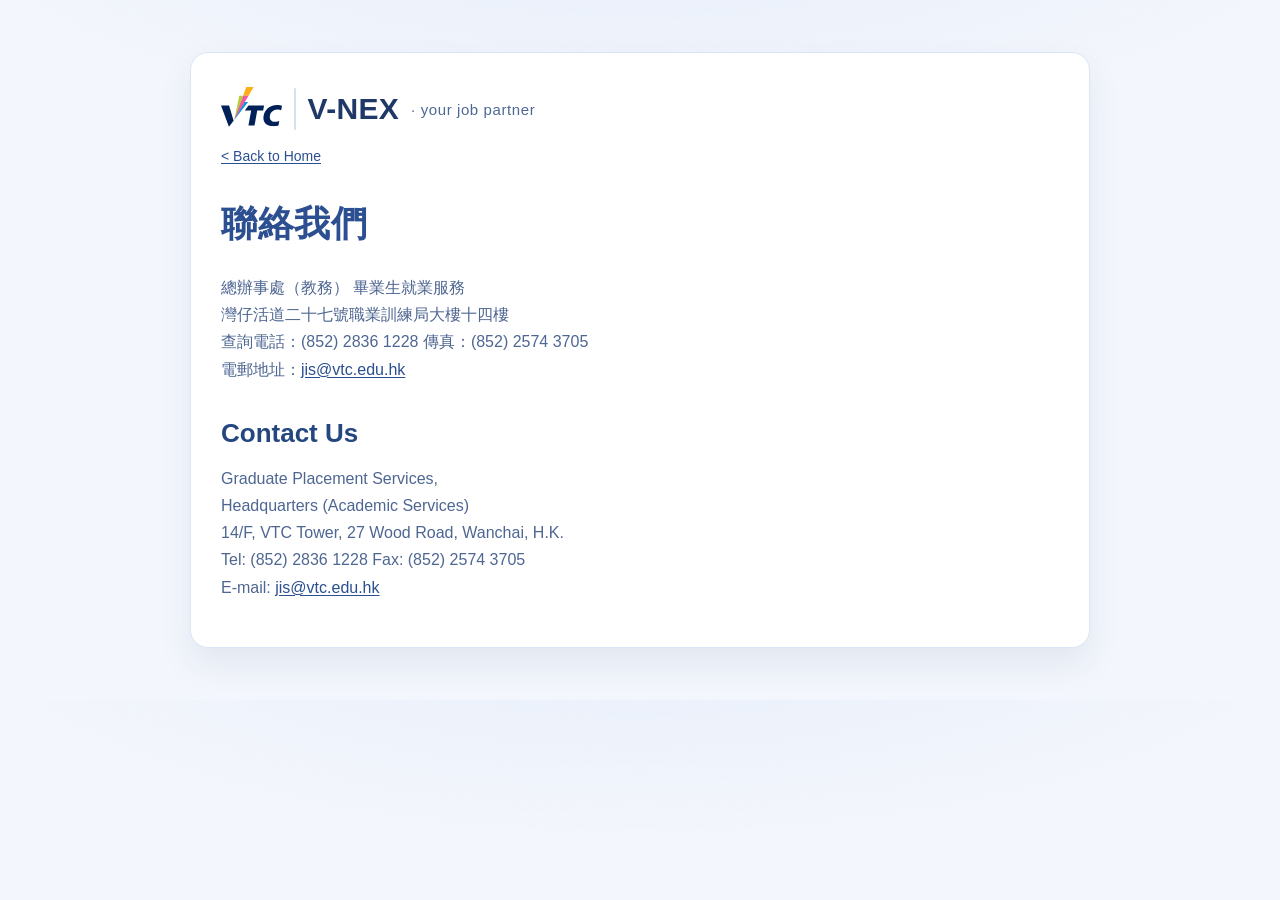
<file: contact.html>
<!doctype html>
<html lang="zh-Hant">
<head>
  <meta charset="utf-8" />
  <meta name="viewport" content="width=device-width,initial-scale=1" />
  <title>Contact Us | V-NEX</title>
  <style>
    :root {
      --bg: #f3f6fc;
      --panel: #ffffff;
      --ink: #1a2f57;
      --muted: #4e6692;
      --line: #dbe5f5;
      --accent: #2b4f90;
    }
    * { box-sizing: border-box; }
    body {
      margin: 0;
      font-family: "Plus Jakarta Sans", "Noto Sans TC", "PingFang TC", "Microsoft JhengHei", sans-serif;
      color: var(--ink);
      background: radial-gradient(1200px 460px at 50% -20%, #e4ecfa 0%, transparent 60%), var(--bg);
      line-height: 1.7;
    }
    .wrap {
      width: min(900px, 92vw);
      margin: 52px auto;
    }
    .card {
      background: var(--panel);
      border: 1px solid var(--line);
      border-radius: 18px;
      padding: 34px 30px;
      box-shadow: 0 16px 34px rgba(22, 49, 98, 0.08);
    }
    .brand-lockup {
      display: flex;
      align-items: center;
      gap: 12px;
      margin-bottom: 14px;
      color: #163b77;
      text-decoration: none;
    }
    .brand-lockup-logo {
      height: 44px;
      width: auto;
      display: block;
    }
    .brand-lockup-divider {
      width: 2px;
      height: 42px;
      border-radius: 2px;
      background: #d6e0f0;
      flex: 0 0 auto;
    }
    .brand-lockup-wordmark {
      font-size: clamp(24px, 3vw, 30px);
      line-height: 1;
      font-weight: 700;
      letter-spacing: 0.01em;
      color: #1f3868;
    }
    .brand-lockup-tagline {
      font-size: clamp(12px, 1.4vw, 15px);
      line-height: 1;
      font-weight: 500;
      letter-spacing: 0.04em;
      color: #4d6894;
    }
    .top-links {
      margin-bottom: 24px;
      font-size: 14px;
      color: var(--muted);
    }
    h1 {
      margin: 0 0 20px;
      font-size: clamp(26px, 4vw, 36px);
      letter-spacing: 0.02em;
      color: var(--accent);
    }
    h2 {
      margin: 28px 0 10px;
      font-size: clamp(20px, 2.8vw, 26px);
      color: #24477f;
    }
    p {
      margin: 0 0 12px;
      color: var(--muted);
      white-space: pre-line;
    }
    a {
      color: var(--accent);
      text-underline-offset: 2px;
    }
    @media (max-width: 680px) {
      .wrap { margin: 28px auto; }
      .card { padding: 24px 18px; border-radius: 14px; }
      .brand-lockup { flex-wrap: wrap; gap: 10px; }
      .brand-lockup-divider { display: none; }
      .brand-lockup-wordmark { font-size: 24px; }
      .top-links { margin-bottom: 18px; }
    }
  </style>
</head>
<body>
  <main class="wrap">
    <section class="card" aria-label="Contact information">
      <a class="brand-lockup" href="index.html" aria-label="Back to V-NEX home">
        <img class="brand-lockup-logo" src="assets/vtc-logo.svg" alt="VTC" />
        <span class="brand-lockup-divider" aria-hidden="true"></span>
        <span class="brand-lockup-wordmark">V-NEX</span>
        <span class="brand-lockup-tagline">&middot; your job partner</span>
      </a>

      <div class="top-links">
        <a href="index.html">&lt; Back to Home</a>
      </div>

      <h1>聯絡我們</h1>
      <p>總辦事處（教務） 畢業生就業服務
灣仔活道二十七號職業訓練局大樓十四樓
查詢電話：(852) 2836 1228 傳真：(852) 2574 3705
電郵地址：<a href="mailto:jis@vtc.edu.hk">jis@vtc.edu.hk</a></p>

      <h2>Contact Us</h2>
      <p>Graduate Placement Services,
    Headquarters (Academic Services)
    14/F, VTC Tower, 27 Wood Road, Wanchai, H.K.
    Tel: (852) 2836 1228 Fax: (852) 2574 3705
    E-mail: <a href="mailto:jis@vtc.edu.hk">jis@vtc.edu.hk</a></p>
    </section>
  </main>
</body>
</html>
</file>
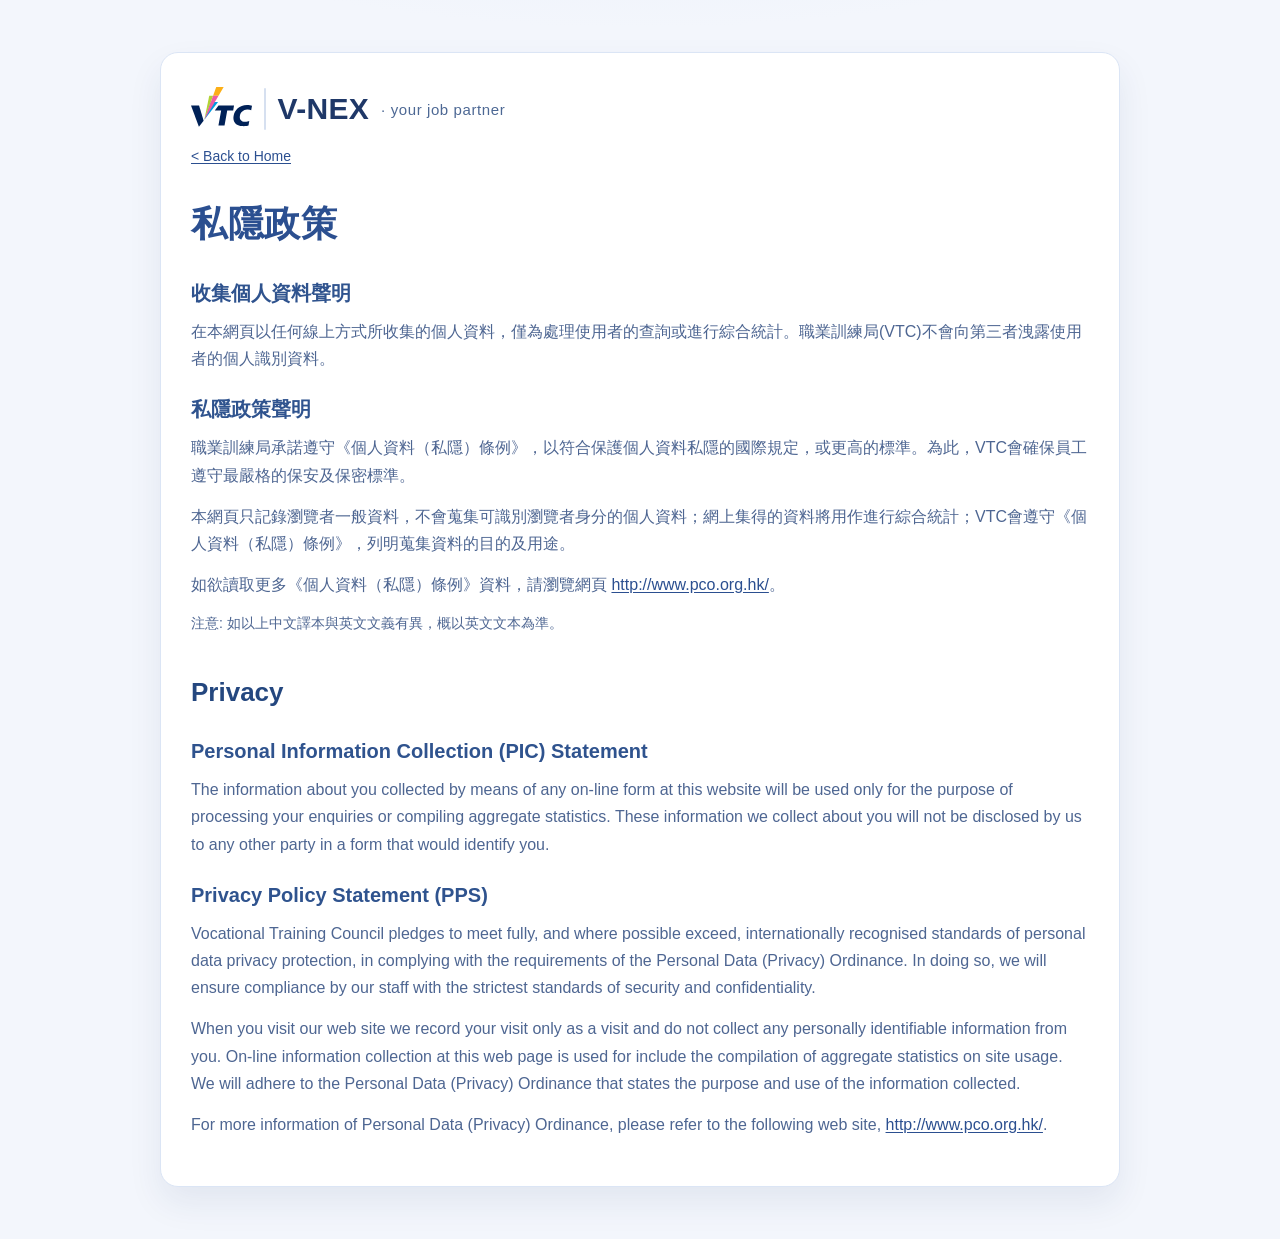
<file: disclaimer.html>
<!doctype html>
<html lang="zh-Hant">
<head>
  <meta charset="utf-8" />
  <meta name="viewport" content="width=device-width,initial-scale=1" />
  <title>Disclaimer | V-NEX</title>
  <style>
    :root {
      --bg: #f3f6fc;
      --panel: #ffffff;
      --ink: #1a2f57;
      --muted: #4e6692;
      --line: #dbe5f5;
      --accent: #2b4f90;
    }
    * { box-sizing: border-box; }
    body {
      margin: 0;
      font-family: "Plus Jakarta Sans", "Noto Sans TC", "PingFang TC", "Microsoft JhengHei", sans-serif;
      color: var(--ink);
      background: radial-gradient(1200px 460px at 50% -20%, #e4ecfa 0%, transparent 60%), var(--bg);
      line-height: 1.7;
    }
    .wrap {
      width: min(960px, 92vw);
      margin: 52px auto;
    }
    .card {
      background: var(--panel);
      border: 1px solid var(--line);
      border-radius: 18px;
      padding: 34px 30px;
      box-shadow: 0 16px 34px rgba(22, 49, 98, 0.08);
    }
    .brand-lockup {
      display: flex;
      align-items: center;
      gap: 12px;
      margin-bottom: 14px;
      color: #163b77;
      text-decoration: none;
    }
    .brand-lockup-logo {
      height: 44px;
      width: auto;
      display: block;
    }
    .brand-lockup-divider {
      width: 2px;
      height: 42px;
      border-radius: 2px;
      background: #d6e0f0;
      flex: 0 0 auto;
    }
    .brand-lockup-wordmark {
      font-size: clamp(24px, 3vw, 30px);
      line-height: 1;
      font-weight: 700;
      letter-spacing: 0.01em;
      color: #1f3868;
    }
    .brand-lockup-tagline {
      font-size: clamp(12px, 1.4vw, 15px);
      line-height: 1;
      font-weight: 500;
      letter-spacing: 0.04em;
      color: #4d6894;
    }
    h1 {
      margin: 0 0 22px;
      font-size: clamp(26px, 4vw, 36px);
      letter-spacing: 0.02em;
      color: var(--accent);
    }
    h2 {
      margin: 34px 0 12px;
      font-size: clamp(20px, 2.8vw, 26px);
      color: #24477f;
    }
    h3 {
      margin: 20px 0 8px;
      font-size: clamp(16px, 2vw, 20px);
      color: #2f538e;
    }
    p {
      margin: 0 0 14px;
      color: var(--muted);
      white-space: normal;
    }
    a {
      color: var(--accent);
      text-underline-offset: 2px;
    }
    .top-links {
      margin-bottom: 24px;
      font-size: 14px;
      color: var(--muted);
    }
    .top-links a { margin-right: 14px; }
    .note {
      margin-top: 8px;
      font-size: 14px;
    }
    @media (max-width: 680px) {
      .wrap { margin: 28px auto; }
      .card { padding: 24px 18px; border-radius: 14px; }
      .brand-lockup {
        flex-wrap: wrap;
        gap: 10px;
      }
      .brand-lockup-divider {
        display: none;
      }
      .brand-lockup-wordmark {
        font-size: 24px;
      }
      .top-links {
        margin-bottom: 18px;
      }
    }
  </style>
</head>
<body>
  <main class="wrap">
    <section class="card" aria-label="Disclaimer and Privacy Statement">
      <a class="brand-lockup" href="index.html" aria-label="Back to V-NEX home">
        <img class="brand-lockup-logo" src="assets/vtc-logo.svg" alt="VTC" />
        <span class="brand-lockup-divider" aria-hidden="true"></span>
        <span class="brand-lockup-wordmark">V-NEX</span>
        <span class="brand-lockup-tagline">&middot; your job partner</span>
      </a>

      <div class="top-links">
        <a href="index.html">&lt; Back to Home</a>
      </div>

      <h1>私隱政策</h1>

      <h3>收集個人資料聲明</h3>
      <p>在本網頁以任何線上方式所收集的個人資料，僅為處理使用者的查詢或進行綜合統計。職業訓練局(VTC)不會向第三者洩露使用者的個人識別資料。</p>

      <h3>私隱政策聲明</h3>
      <p>職業訓練局承諾遵守《個人資料（私隱）條例》，以符合保護個人資料私隱的國際規定，或更高的標準。為此，VTC會確保員工遵守最嚴格的保安及保密標準。</p>
      <p>本網頁只記錄瀏覽者一般資料，不會蒐集可識別瀏覽者身分的個人資料；網上集得的資料將用作進行綜合統計；VTC會遵守《個人資料（私隱）條例》，列明蒐集資料的目的及用途。</p>
      <p>如欲讀取更多《個人資料（私隱）條例》資料，請瀏覽網頁 <a href="http://www.pco.org.hk/" target="_blank" rel="noopener noreferrer">http://www.pco.org.hk/</a>。</p>
      <p class="note">注意: 如以上中文譯本與英文文義有異，概以英文文本為準。</p>

      <h2>Privacy</h2>

      <h3>Personal Information Collection (PIC) Statement</h3>
      <p>The information about you collected by means of any on-line form at this website will be used only for the purpose of processing your enquiries or compiling aggregate statistics. These information we collect about you will not be disclosed by us to any other party in a form that would identify you.</p>

      <h3>Privacy Policy Statement (PPS)</h3>
      <p>Vocational Training Council pledges to meet fully, and where possible exceed, internationally recognised standards of personal data privacy protection, in complying with the requirements of the Personal Data (Privacy) Ordinance. In doing so, we will ensure compliance by our staff with the strictest standards of security and confidentiality.</p>
      <p>When you visit our web site we record your visit only as a visit and do not collect any personally identifiable information from you. On-line information collection at this web page is used for include the compilation of aggregate statistics on site usage. We will adhere to the Personal Data (Privacy) Ordinance that states the purpose and use of the information collected.</p>
      <p>For more information of Personal Data (Privacy) Ordinance, please refer to the following web site, <a href="http://www.pco.org.hk/" target="_blank" rel="noopener noreferrer">http://www.pco.org.hk/</a>.</p>
    </section>
  </main>
</body>
</html>
</file>
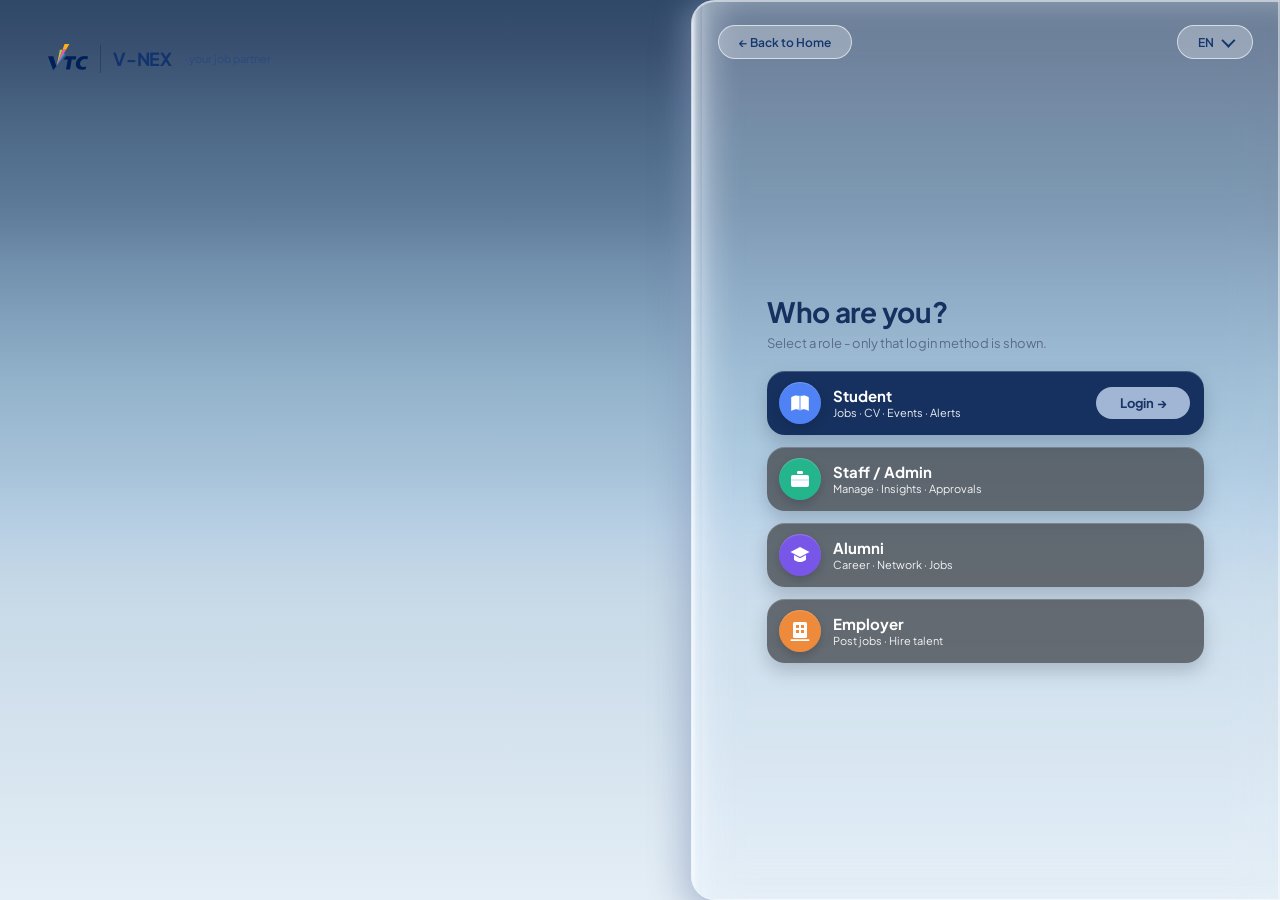
<file: login.html>
<!DOCTYPE html>
<html lang="en">
<head>
<meta charset="UTF-8"/>
<meta name="viewport" content="width=device-width, initial-scale=1"/>
<title>V-NEX | Login</title>
<link href="https://fonts.googleapis.com/css2?family=Plus+Jakarta+Sans:wght@400;500;600;700;800&display=swap" rel="stylesheet"/>
<link rel="stylesheet" href="assets/css/login.css?v=20260916k59"/>
</head>
<body data-role="student" data-view="roles" data-lang="ENG">
  <div class="login-bg" aria-hidden="true">
    <div class="bg-layer bg-current" id="bg-current"></div>
    <div class="bg-layer bg-next" id="bg-next"></div>
  </div>

  <main class="login-shell" id="login-shell">
    <section class="media-pane">
      <div class="media-fallback" id="media-fallback" aria-hidden="true"></div>
      <div class="media-brand">
        <img class="media-logo" src="assets/vtc-logo.svg" alt="VTC"/>
        <span class="media-divider" aria-hidden="true"></span>
        <span class="media-wordmark">V-NEX</span>
        <small>&middot; your job partner</small>
      </div>
      <div class="media-stack" aria-hidden="true">
        <video class="role-video current" id="role-video-a" muted loop playsinline preload="metadata"></video>
        <video class="role-video" id="role-video-b" muted loop playsinline preload="metadata"></video>
      </div>
    </section>

    <section class="glass-pane">
      <div class="glass-sheet">
        <header class="top-chrome">
          <a class="home-pill" href="index.html#top" id="home-pill">&larr; Back to Home</a>
          <div class="lang-dropdown" id="lang-dropdown">
            <button class="lang-trigger" type="button" aria-haspopup="listbox" aria-expanded="false" aria-controls="lang-menu" id="lang-trigger">EN <span class="chev" aria-hidden="true"></span></button>
            <div class="lang-menu" id="lang-menu" role="listbox" aria-label="Language selector">
              <button class="lang-item" type="button" role="option" data-lang="ENG" data-short="EN" aria-selected="true">English</button>
              <button class="lang-item" type="button" role="option" data-lang="TC" data-short="繁" aria-selected="false">繁體中文</button>
              <button class="lang-item" type="button" role="option" data-lang="SC" data-short="簡" aria-selected="false">简体中文</button>
            </div>
          </div>
        </header>

        <section class="stage" id="stage-root">
          <section class="view view-roles" id="view-roles">
            <h1 id="roles-title">Who are you?</h1>
            <p class="roles-subtitle" id="roles-subtitle">Select a role - only that login method is shown.</p>

            <div class="role-list" id="role-list" role="radiogroup" aria-label="Role selection">
              <div class="role-pill" role="radio" aria-checked="true" data-role="student" tabindex="0">
                <span class="role-icon student" aria-hidden="true"></span>
                <span class="role-text">
                  <strong data-role-title="student">Student</strong>
                  <small data-role-meta="student">Jobs · CV · Events · Alerts</small>
                </span>
                <button class="role-login-chip" type="button" data-role-login="student">Login &rarr;</button>
              </div>

              <div class="role-pill" role="radio" aria-checked="false" data-role="staff" tabindex="-1">
                <span class="role-icon staff" aria-hidden="true"></span>
                <span class="role-text">
                  <strong data-role-title="staff">Staff / Admin</strong>
                  <small data-role-meta="staff">Manage · Insights · Approvals</small>
                </span>
                <button class="role-login-chip" type="button" data-role-login="staff">Login &rarr;</button>
              </div>

              <div class="role-pill" role="radio" aria-checked="false" data-role="alumni" tabindex="-1">
                <span class="role-icon alumni" aria-hidden="true"></span>
                <span class="role-text">
                  <strong data-role-title="alumni">Alumni</strong>
                  <small data-role-meta="alumni">Career · Network · Jobs</small>
                </span>
                <button class="role-login-chip" type="button" data-role-login="alumni">Login &rarr;</button>
              </div>

              <div class="role-pill" role="radio" aria-checked="false" data-role="employer" tabindex="-1">
                <span class="role-icon employer" aria-hidden="true"></span>
                <span class="role-text">
                  <strong data-role-title="employer">Employer</strong>
                  <small data-role-meta="employer">Post jobs · Hire talent</small>
                </span>
                <button class="role-login-chip" type="button" data-role-login="employer">Login &rarr;</button>
              </div>
            </div>
          </section>

          <section class="view view-signin" id="view-signin" hidden>
            <article class="summary-bar">
              <div class="summary-left">
                <span class="role-icon" id="summary-icon" aria-hidden="true"></span>
                <div>
                  <strong id="summary-title">Employer</strong>
                  <small id="summary-meta">Post jobs · Hire talent</small>
                </div>
              </div>
              <button class="summary-back" type="button" id="summary-back">&uarr; Back</button>
            </article>

            <form class="form-card" id="signin-form" novalidate>
              <h2 id="signin-title">Employer sign-in</h2>
              <label for="signin-email" id="label-email">Email</label>
              <input id="signin-email" name="email" type="email" placeholder="name@company.com"/>
              <p class="field-error" id="error-email" aria-live="polite"></p>

              <label for="signin-password" id="label-password">Password</label>
              <input id="signin-password" name="password" type="password" placeholder="********"/>
              <p class="field-error" id="error-password" aria-live="polite"></p>

              <label class="captcha-row" id="captcha-row">
                <input type="checkbox" id="signin-captcha"/>
                <span id="captcha-label">CAPTCHA</span>
              </label>
              <p class="field-error" id="error-captcha" aria-live="polite"></p>

              <p class="hint-2fa" id="hint-2fa">2FA: OTP via email or mobile after password</p>
              <button class="primary-btn" type="submit" id="signin-submit">Sign in as Employer</button>
              <p class="register-line" id="register-line">New company? <button type="button" class="inline-link" id="register-link">Register with BR</button> - Admin approval required.</p>
            </form>
          </section>

          <section class="view view-register" id="view-register" hidden>
            <article class="summary-bar">
              <div class="summary-left">
                <span class="role-icon employer" aria-hidden="true"></span>
                <div>
                  <strong id="register-summary-title">Employer</strong>
                  <small id="register-summary-meta">Post jobs · Hire talent</small>
                </div>
              </div>
              <button class="summary-back" type="button" id="register-back">&larr; Back to Login</button>
            </article>

            <form class="form-card register-card" id="register-form" novalidate>
              <h2 id="register-title">Employer Register For VTC Career Center</h2>

              <section class="reg-section">
                <h3 id="sec-account">Account Information</h3>
                <div class="reg-grid cols-2">
                  <label>User Account Email*<input type="email" name="accountEmail" aria-required="true"/></label>
                  <label>First Name*<input type="text" name="firstName" aria-required="true"/></label>
                  <label>Last Name*<input type="text" name="lastName" aria-required="true"/></label>
                </div>
              </section>

              <section class="reg-section">
                <h3 id="sec-profile">Employer Profile</h3>
                <div class="reg-grid cols-2">
                  <label>Company Name*<input type="text" name="companyName" aria-required="true"/></label>
                  <label>Industry*<select name="industry" aria-required="true"><option value="">- Select -</option><option>Technology</option><option>Finance</option><option>Education</option></select></label>
                  <label>Region*<select name="region" aria-required="true"><option value="">- Select -</option><option>Hong Kong</option><option>Greater Bay Area</option><option>Overseas</option></select></label>
                  <label>Company Size*<select name="companySize" aria-required="true"><option value="">- Select -</option><option>1-10</option><option>11-50</option><option>51-200</option><option>200+</option></select></label>
                  <label class="span-2">Company Description<textarea name="companyDesc" rows="4"></textarea></label>
                  <label class="span-2">Company Website<input type="url" name="companyWebsite" placeholder="https://"/></label>
                </div>
              </section>

              <section class="reg-section">
                <h3 id="sec-doc">Document Upload (BR / Equivalent Certificate)</h3>
                <div class="reg-grid cols-2">
                  <label>BR / Equivalent Certificate No.*<input type="text" name="brNo" aria-required="true"/></label>
                  <label>Date of BR Expiry*<input type="date" name="brExpiry" aria-required="true"/></label>
                  <label class="span-2">BR / Equivalent Certificate*<input type="file" name="brFile" id="br-file" accept=".jpg,.jpeg,.png,.gif,.pdf" aria-required="true"/></label>
                </div>
                <p class="helper" id="file-helper">Please use file &lt;5MB, with format in jpg, jpeg, png, gif, and pdf. Please do not use any special characters in file name.</p>
                <p class="field-error" id="error-br-file" aria-live="polite"></p>
              </section>

              <section class="reg-section">
                <h3 id="sec-contact">Contact Person Details (For university's contact purpose)</h3>
                <div class="reg-grid cols-2">
                  <label>Salutation*<select name="salutation" aria-required="true"><option value="">- Select -</option><option>Mr.</option><option>Ms.</option><option>Mrs.</option><option>Dr.</option></select></label>
                  <label>Contact Name*<input type="text" name="contactName" aria-required="true"/></label>
                  <label>Job Title*<input type="text" name="jobTitle" aria-required="true"/></label>
                  <label>Contact Number*<input type="tel" name="contactNumber" aria-required="true"/></label>
                  <label class="span-2">Contact Email*<input type="email" name="contactEmail" aria-required="true"/></label>
                </div>
              </section>

              <button class="primary-btn" type="submit" id="register-submit">Submit for admin approval</button>
            </form>
          </section>
        </section>
      </div>
    </section>
  </main>

  <script src="assets/js/login.js?v=20260916k59"></script>
</body>
</html>
</file>
<file: assets/css/login.css>
:root{
  --ink:#14315f;
  --ink-2:#1c2f57;
  --pill-unselected:rgba(70,73,79,.78);
  --pill-selected:#16315f;
  --card:#ffffffd4;
  --grad-student:linear-gradient(180deg,#304968 0%,#394f6f 5%,#4a6584 13%,#557390 19%,#607d9b 24%,#708fac 29%,#82a2bd 36%,#94b4cc 43%,#a6c2d9 52%,#b9d0e4 59%,#c7d9e7 66%,#e4eef6 100%);
  --grad-staff:linear-gradient(180deg,#A7CFD4 0%,#ACD2D7 6%,#B0D6DB 11%,#B7DDE0 19%,#C8EAEB 36%,#D2F3F5 53%,#D5F2F5 68%,#D1F0F2 78%,#CFEEF0 87%,#CDEDEF 100%);
  --grad-alumni:linear-gradient(180deg,#B9A3CF 0%,#C4AED5 11%,#D2C0DF 24%,#DECDE8 38%,#EADDEF 61%,#EAE0F0 71%,#F4E8F0 73%,#F6EDED 77%,#F5EBED 85%,#F6EDEF 100%);
  --grad-employer:linear-gradient(180deg,#fcc095 0%,#fcc79a 8%,#fdcfa7 17%,#fce8cc 53%,#fdedd5 69%,#fef0da 78%,#fcf4e5 79%,#fbf3e2 79%,#fcefe2 86%,#f9efe0 91%,#f7ebde 100%);
  --role-grad:var(--grad-student);
  --role-rail:620px;
  --signin-rail:620px;
  --register-rail:700px;
  --role-font-title-size:15px;
  --role-font-title-weight:700;
  --role-font-title-line:1.15;
  --role-font-meta-size:11px;
  --ext-warm:rgba(255,187,128,.42);
  --ext-mid:rgba(255,214,168,.32);
  --ext-cool:rgba(201,219,243,.56);
  --ext-seam:rgba(255,246,232,.68);
}
*{box-sizing:border-box}
html,body{margin:0;padding:0;font-family:"Plus Jakarta Sans",Segoe UI,sans-serif;color:var(--ink-2)}
body{
  min-height:100svh;
  overflow:hidden;
  background:
    radial-gradient(130% 92% at 4% 0%,color-mix(in srgb,var(--ext-warm) 48%,transparent) 0%,transparent 58%),
    var(--role-grad);
}
body[data-role="student"]{
  --ext-warm:rgba(169,206,245,.26);
  --ext-mid:rgba(186,216,246,.28);
  --ext-cool:rgba(175,206,239,.58);
  --ext-seam:rgba(225,242,255,.66);
  --role-grad:var(--grad-student);
}
body[data-role="staff"]{
  --ext-warm:rgba(169,228,214,.26);
  --ext-mid:rgba(188,235,224,.3);
  --ext-cool:rgba(180,218,236,.52);
  --ext-seam:rgba(225,250,244,.64);
  --role-grad:var(--grad-staff);
}
body[data-role="alumni"]{
  --ext-warm:rgba(211,184,243,.26);
  --ext-mid:rgba(219,199,245,.28);
  --ext-cool:rgba(191,205,239,.56);
  --ext-seam:rgba(240,232,255,.66);
  --role-grad:var(--grad-alumni);
}
body[data-role="employer"]{
  --ext-warm:rgba(255,176,112,.58);
  --ext-mid:rgba(255,205,154,.52);
  --ext-cool:rgba(255,226,190,.5);
  --ext-seam:rgba(255,246,232,.68);
  --role-grad:var(--grad-employer);
}
button,input,select,textarea{font:inherit}
a{text-decoration:none;color:inherit}

/* Use consistent, minimal scrollbars to avoid legacy arrow-style UI on Windows. */
*{
  scrollbar-width:thin;
  scrollbar-color:rgba(120,138,176,.82) transparent;
}

*::-webkit-scrollbar{
  width:10px;
  height:10px;
}

*::-webkit-scrollbar-track{
  background:transparent;
}

*::-webkit-scrollbar-thumb{
  background:linear-gradient(180deg,rgba(124,144,184,.9) 0%,rgba(102,124,168,.9) 100%);
  border-radius:999px;
  border:2px solid transparent;
  background-clip:content-box;
}

*::-webkit-scrollbar-button{
  display:none;
  width:0;
  height:0;
}

.login-bg{position:fixed;inset:0;z-index:0}
.login-bg::after{
  content:"";
  position:absolute;
  inset:-18% -8%;
  pointer-events:none;
  background:
    radial-gradient(115% 85% at 6% -4%,rgba(255,255,255,.2) 0%,rgba(255,255,255,0) 56%),
    radial-gradient(95% 72% at 94% 104%,rgba(255,255,255,.14) 0%,rgba(255,255,255,0) 60%),
    repeating-linear-gradient(0deg,rgba(255,255,255,.018) 0 1px,rgba(255,255,255,0) 1px 3px);
  opacity:.5;
  mix-blend-mode:soft-light;
}
.bg-layer{position:absolute;inset:0;transition:opacity .55s ease}
.bg-layer::before{
  content:"";
  position:absolute;
  inset:0;
  pointer-events:none;
  background:
    radial-gradient(120% 90% at 8% 0%,rgba(255,255,255,.15) 0%,rgba(255,255,255,0) 52%),
    radial-gradient(90% 72% at 92% 100%,rgba(255,255,255,.1) 0%,rgba(255,255,255,0) 56%),
    repeating-linear-gradient(0deg,rgba(255,255,255,.03) 0 1px,rgba(255,255,255,0) 1px 2px),
    repeating-linear-gradient(90deg,rgba(255,255,255,.02) 0 1px,rgba(255,255,255,0) 1px 3px);
  mix-blend-mode:soft-light;
  opacity:.52;
}
.bg-current{opacity:1}
.bg-next{opacity:0}

.login-shell{position:relative;z-index:1;display:grid;grid-template-columns:50% 50%;min-height:100svh}
body[data-view="employer-register"] .login-shell{grid-template-columns:38% 62%}

.media-pane{position:relative;min-height:100svh;overflow:hidden}
.media-fallback{position:absolute;inset:0;z-index:2;opacity:1;transition:opacity .55s ease,background .55s ease}
.video-ready .media-fallback{opacity:0}
.media-stack{position:absolute;inset:0;z-index:1;background:var(--role-grad)}
.role-video{position:absolute;inset:0;width:100%;height:100%;object-fit:cover;object-position:center center;opacity:0;transition:opacity .55s ease}
.role-video.current{opacity:1}

.media-brand{position:absolute;left:48px;top:44px;z-index:2;display:flex;align-items:center;gap:12px;color:#12336d}
.media-logo{width:40px;height:auto}
.media-divider{width:1px;height:28px;background:rgba(20,49,95,.48)}
.media-wordmark{font-weight:700;font-size:18px;letter-spacing:-.01em}
.media-brand small{font-size:11px;color:#284a7f}

.glass-pane{
  position:relative;
  padding:0;
  display:flex;
  align-items:stretch;
  overflow:visible;
  border-radius:24px 0 0 24px;
  background:transparent;
}
.paper-edge{display:none !important}
.edge-1{top:18%}
.edge-2{top:50%;transform:translate(-50%,-50%)}
.edge-3{bottom:18%}

.glass-sheet{
  position:relative;
  z-index:2;
  flex:1;
  min-height:100svh;
  border-radius:24px 0 0 24px;
  border:1px solid rgba(255,255,255,.45);
  background:linear-gradient(180deg,rgba(255,255,255,.30) 0%,rgba(255,255,255,.15) 46%,rgba(255,255,255,.08) 100%);
  backdrop-filter:blur(22px) saturate(1.15);
  -webkit-backdrop-filter:blur(22px) saturate(1.15);
  box-shadow:
    -10px 0 28px rgba(161,178,213,.35),
    0 18px 40px rgba(76,95,133,.34),
    inset 0 1px 0 rgba(255,255,255,.52),
    inset -1px 0 0 rgba(255,255,255,.5);
  display:flex;
  flex-direction:column;
  padding:24px 26px 20px;
  overflow:hidden;
}

/* Soft seam blend avoids a hard crop when the video edge color differs from the right stage. */
.media-pane::after{
  content:"";
  position:absolute;
  top:0;
  right:-1px;
  width:84px;
  height:100%;
  pointer-events:none;
  z-index:0;
  background:linear-gradient(90deg,rgba(255,255,255,0) 0%,rgba(255,255,255,.06) 62%,rgba(255,255,255,.14) 100%);
}

.glass-pane::before{
  content:"";
  position:absolute;
  inset:0;
  pointer-events:none;
  z-index:3;
  border-radius:24px 0 0 24px;
  box-shadow:inset 24px 0 28px rgba(233,243,255,.36), inset 0 1px 0 rgba(255,255,255,.34);
}

.glass-sheet::before{
  content:"";
  position:absolute;
  left:0;
  top:0;
  bottom:0;
  width:10px;
  pointer-events:none;
  border-radius:24px 0 0 24px;
  background:linear-gradient(90deg,rgba(255,255,255,.82) 0%,rgba(255,255,255,.28) 46%,rgba(255,255,255,0) 100%);
  box-shadow:0 0 14px rgba(255,255,255,.4);
}

body.landing-intro-enter .media-pane{
  animation:landingMediaReveal 1.02s cubic-bezier(.2,.74,.2,1) both;
}

body.landing-intro-enter .media-pane::before{
  content:"";
  position:absolute;
  inset:0;
  z-index:4;
  pointer-events:none;
  background:var(--landing-intro-start,#171f35);
  animation:landingToneToRole .88s cubic-bezier(.22,.72,.2,1) .06s both;
}

body.landing-intro-enter .media-brand{
  opacity:0;
  animation:landingChromeFade .72s ease .26s both;
}

body.landing-intro-enter .media-stack{
  opacity:0;
  will-change:opacity;
  animation:landingVideoLayerIn 1s ease 0s both;
}

body.landing-intro-enter .glass-sheet{
  animation:landingSheetRise 1.06s cubic-bezier(.18,.76,.2,1) .04s both;
}

body.landing-intro-enter .top-chrome{
  animation:landingChromeFade 0.72s ease .26s both;
}

body.landing-intro-enter .view.active .role-pill,
body.landing-intro-enter .view.active h1,
body.landing-intro-enter .view.active .roles-subtitle{
  animation:landingContentSoftIn 0.62s cubic-bezier(.2,.72,.2,1) .34s both;
}

@media (min-width:1081px){
  .login-shell{
    display:block;
  }

  .media-pane{
    position:absolute;
    inset:0;
    min-height:100%;
    z-index:1;
    background:var(--role-grad);
    height:100%;
  }

  .media-pane::before{
    content:none;
  }

  body[data-view="employer-register"] .media-pane::before{
    left:auto;
    width:auto;
  }

  .glass-pane{
    position:relative;
    z-index:2;
    margin-left:50%;
    width:50%;
    min-height:100svh;
  }

  body[data-view="employer-register"] .glass-pane{
    margin-left:38%;
    width:62%;
  }
}

.top-chrome{display:flex;justify-content:space-between;align-items:center;gap:16px;margin:0 auto 22px;width:min(var(--role-rail),100%)}
.home-pill,.lang-trigger{height:34px;padding:0 20px;border-radius:999px;border:1px solid rgba(255,255,255,.62);background:rgba(255,255,255,.28);color:#13376f;display:inline-flex;align-items:center;gap:8px;font-weight:600;font-size:12px}
.home-pill:hover,.lang-trigger:hover{filter:brightness(1.05)}
.lang-dropdown{position:relative}
.lang-trigger{cursor:pointer}
.chev{width:10px;height:10px;border-right:2px solid currentColor;border-bottom:2px solid currentColor;transform:rotate(45deg) translateY(-2px)}
.lang-menu{position:absolute;top:44px;right:0;display:none;min-width:140px;background:#ffffffd8;border:1px solid rgba(210,224,249,.9);border-radius:12px;padding:6px;box-shadow:0 12px 24px rgba(38,65,110,.2)}
.lang-dropdown.open .lang-menu{display:grid;gap:4px}
.lang-item{border:none;background:transparent;border-radius:8px;text-align:left;padding:8px 10px;color:#14315f;font-weight:600;cursor:pointer}
.lang-item[aria-selected="true"],.lang-item:hover{background:rgba(44,96,184,.12)}

.stage{flex:1;display:grid;position:relative;overflow:hidden}
.view{grid-area:1/1;align-self:start;display:none !important;opacity:0;transform:translateY(12px);max-height:0;overflow:hidden;transition:opacity .34s ease,transform .34s ease,max-height .34s ease}
.view.active{display:block !important;opacity:1;transform:none;max-height:5000px;overflow:visible}

.view-roles,
.view-signin,
.view-register{
  width:100%;
  box-sizing:border-box;
}

.view-roles{
  padding-inline:clamp(28px,3.8vw,64px);
}

.view-signin,
.view-register{
  padding-inline:clamp(26px,3.2vw,56px);
  display:grid;
  align-content:start;
  justify-items:center;
}

.view-signin{
  justify-self:center;
  width:min(var(--role-rail),100%);
  padding-inline:clamp(28px,3.8vw,64px);
  align-self:center;
}

.view-roles{
  align-self:center;
  justify-self:center;
  width:min(var(--role-rail),100%);
}

.view-roles h1{margin:0 0 8px;font-size:clamp(28px,1.95vw,36px);line-height:1.08;color:var(--ink);letter-spacing:-.01em;font-weight:700}
.roles-subtitle{margin:0 0 20px;color:#5b6b86;font-size:13px}
.role-list{display:grid;gap:12px}
.role-pill{height:64px;border:none;border-radius:18px;background:var(--pill-unselected);color:#fff;display:grid;grid-template-columns:42px 1fr auto;align-items:center;gap:12px;padding:8px 14px 8px 12px;text-align:left;cursor:pointer;box-shadow:0 8px 18px rgba(26,35,58,.22),inset 0 1px 0 rgba(255,255,255,.2);transition:transform .28s ease,background .28s ease,opacity .28s ease}
.role-pill:hover{transform:translateY(-2px)}
.role-pill[aria-checked="true"]{background:var(--pill-selected)}
.role-text strong{display:block;font-size:var(--role-font-title-size);font-weight:var(--role-font-title-weight);line-height:var(--role-font-title-line)}
.role-text small{display:block;font-size:var(--role-font-meta-size);margin-top:2px;opacity:.92}
.role-login-chip{display:none;min-width:94px;height:32px;border-radius:999px;background:rgba(173,194,223,.92);color:#183566;font-size:13px;font-weight:700;line-height:1;letter-spacing:.01em;align-items:center;justify-content:center;padding:0 12px}
.role-login-chip{border:none;cursor:pointer}
.role-pill[aria-checked="true"] .role-login-chip{display:inline-flex}

.role-icon{width:42px;height:42px;border-radius:50%;display:inline-block;position:relative;box-shadow:inset 0 1px 0 rgba(255,255,255,.2),0 4px 10px rgba(14,22,40,.2)}
.role-icon::before{content:"";position:absolute;inset:9px;background-position:center;background-repeat:no-repeat;background-size:contain}
.role-icon.student{background:#4f82f4}
.role-icon.staff{background:#25b58d}
.role-icon.alumni{background:#7857e8}
.role-icon.employer{background:#ee8a3c}
.role-icon.student::before{background-image:url("data:image/svg+xml,%3Csvg xmlns='http://www.w3.org/2000/svg' viewBox='0 0 24 24'%3E%3Cpath fill='%23fff' d='M3.2 6.2c2.8-1.7 5.4-2.2 8-1.2v13.7c-2.4-1-4.9-.7-8 1.2V6.2z'/%3E%3Cpath fill='%23fff' d='M20.8 6.2c-2.8-1.7-5.4-2.2-8-1.2v13.7c2.4-1 4.9-.7 8 1.2V6.2z'/%3E%3Crect x='11.4' y='4.7' width='1.2' height='14.7' fill='%23d8e6ff'/%3E%3C/svg%3E")}
.role-icon.staff::before{background-image:url("data:image/svg+xml,%3Csvg xmlns='http://www.w3.org/2000/svg' viewBox='0 0 24 24'%3E%3Crect x='3' y='8' width='18' height='12' rx='2' fill='%23fff'/%3E%3Crect x='9' y='4' width='6' height='3' rx='1.2' fill='%23fff'/%3E%3Crect x='3' y='12' width='18' height='2.2' fill='%23dceaff'/%3E%3C/svg%3E")}
.role-icon.alumni::before{background-image:url("data:image/svg+xml,%3Csvg xmlns='http://www.w3.org/2000/svg' viewBox='0 0 24 24'%3E%3Cpolygon fill='%23fff' points='12,4 2.5,9 12,14 21.5,9'/%3E%3Cpath fill='%23fff' d='M6 12.1v4.3c0 .6 2.9 2.5 6 2.5s6-1.9 6-2.5v-4.3l-6 3.1-6-3.1z'/%3E%3C/svg%3E")}
.role-icon.employer::before{background-image:url("data:image/svg+xml,%3Csvg xmlns='http://www.w3.org/2000/svg' viewBox='0 0 24 24'%3E%3Crect x='5' y='3' width='14' height='16' rx='1.6' fill='%23fff'/%3E%3Crect x='8' y='6' width='3' height='3' fill='%23ee8a3c'/%3E%3Crect x='13' y='6' width='3' height='3' fill='%23ee8a3c'/%3E%3Crect x='8' y='11' width='3' height='3' fill='%23ee8a3c'/%3E%3Crect x='13' y='11' width='3' height='3' fill='%23ee8a3c'/%3E%3Crect x='2.5' y='20.2' width='19' height='1.8' rx='.9' fill='%23fff'/%3E%3C/svg%3E")}

.summary-bar{height:64px;border-radius:18px;background:#16315f;color:#fff;padding:8px 14px;display:flex;align-items:center;justify-content:space-between;gap:12px;box-shadow:0 8px 18px rgba(26,35,58,.24)}
.view-signin .summary-bar{width:100%}
.view-register .summary-bar{width:min(var(--register-rail),100%)}
.summary-left{display:flex;align-items:center;gap:12px;min-width:0}
.summary-left strong{display:block;font-size:var(--role-font-title-size);font-weight:var(--role-font-title-weight);line-height:var(--role-font-title-line)}
.summary-left small{display:block;font-size:var(--role-font-meta-size);margin-top:3px;opacity:.95;white-space:nowrap;overflow:hidden;text-overflow:ellipsis}
.summary-back{height:40px;border:none;border-radius:999px;background:#a5b9d8;color:#183566;padding:0 16px;font-size:13px;font-weight:700;line-height:1;letter-spacing:.01em;cursor:pointer}

.form-card{margin-top:12px;background:var(--card);border:1px solid rgba(255,255,255,.72);border-radius:32px;padding:18px 24px 18px;box-shadow:0 8px 20px rgba(88,102,139,.14)}
.view-signin .form-card{width:100%;margin-left:auto;margin-right:auto}
.view-register .form-card{width:min(var(--register-rail),100%);margin-left:auto;margin-right:auto}
.form-card h2{margin:0 0 12px;color:#123269;font-size:clamp(17px,1.22vw,23px);text-align:center;line-height:1.16}
.form-card label{display:block;color:#273a5f;font-weight:var(--role-font-title-weight);font-size:var(--role-font-title-size);line-height:var(--role-font-title-line);margin:8px 0 6px}
.form-card input,.form-card select,.form-card textarea{width:100%;border:1px solid rgba(215,223,238,.9);border-radius:999px;background:rgba(255,255,255,.82);padding:9px 14px;color:#21385f;font-size:var(--role-font-title-size);font-weight:var(--role-font-title-weight);line-height:var(--role-font-title-line)}
.form-card textarea{border-radius:16px;resize:vertical}
.field-error{min-height:18px;margin:4px 2px 0;color:#b52222;font-size:13px}
.captcha-row{display:flex;align-items:center;gap:10px;height:44px;padding:0 14px;border:1px solid rgba(215,223,238,.9);border-radius:999px;background:rgba(255,255,255,.82);margin-top:10px}
.captcha-row input{width:auto;padding:0}
.hint-2fa{margin:10px 0 10px;padding:9px 12px;border-radius:12px;background:linear-gradient(180deg,#f8efd8,#f6e7c8);color:#6b5a3a;font-size:clamp(10px,.64vw,12px)}
.primary-btn{width:100%;height:50px;border:none;border-radius:16px;background:#16315f;color:#fff;font-size:var(--role-font-title-size);font-weight:var(--role-font-title-weight);line-height:var(--role-font-title-line);cursor:pointer}
.primary-btn:hover{filter:brightness(1.06)}
.register-line{text-align:center;margin:12px 0 0;color:#233a61;font-size:clamp(10px,.64vw,12px)}
.inline-link{border:none;background:none;color:#16315f;font-weight:700;cursor:pointer;padding:0}

body[data-view="employer-signin"] .view-signin,
body[data-view="roles"] .view-roles{
  width:min(var(--role-rail),100%);
}

body[data-view="employer-signin"] .view-signin .summary-bar,
body[data-view="employer-signin"] .view-signin .form-card,
body[data-view="employer-signin"] .top-chrome{
  width:100%;
}

body[data-view="employer-signin"] .view-signin .form-card{
  margin-top:10px;
  padding:14px 18px 12px;
  border-radius:30px;
  background:linear-gradient(180deg,rgba(255,255,255,.58) 0%,rgba(255,255,255,.34) 58%,rgba(255,255,255,.24) 100%);
  border:1px solid rgba(255,255,255,.78);
  backdrop-filter:blur(14px) saturate(1.08);
  -webkit-backdrop-filter:blur(14px) saturate(1.08);
  box-shadow:0 12px 24px rgba(76,92,130,.16), inset 0 1px 0 rgba(255,255,255,.74);
}

body[data-view="employer-signin"] .view-signin .form-card h2{
  margin:0 0 10px;
}

body[data-view="employer-signin"] .view-signin .form-card label{
  margin:6px 0 5px;
}

body[data-view="employer-signin"] .view-signin .form-card input,
body[data-view="employer-signin"] .view-signin .captcha-row{
  height:48px;
}

body[data-view="employer-signin"] .view-signin .hint-2fa{
  margin:8px 0;
  padding:8px 11px;
}

body[data-view="employer-signin"] .view-signin .register-line{
  margin-top:10px;
}

.register-card{max-height:calc(100svh - 170px);overflow:auto;scrollbar-gutter:stable}
.register-card h2{font-size:clamp(18px,1.2vw,24px);line-height:1.2;max-width:840px;margin-left:auto;margin-right:auto}
.reg-section{margin-top:14px}
.reg-section h3{margin:0 0 8px;color:#17396f;font-size:clamp(12px,.74vw,14px)}
.reg-grid{display:grid;gap:12px}
.reg-grid.cols-2{grid-template-columns:1fr 1fr}
.reg-grid .span-2{grid-column:1 / -1}
.reg-grid label{margin:0;font-size:clamp(11px,.66vw,13px)}
.helper{margin:8px 0 0;font-size:10px;color:#5f6d86}

body[data-view="employer-signin"] .view-roles .role-pill:not([data-role="employer"]) {
  opacity:0;
  transform:translateY(-12px);
  max-height:0;
  margin:0;
  padding-top:0;
  padding-bottom:0;
  border-width:0;
  overflow:hidden;
}
body[data-view="employer-signin"] .view-roles .role-pill[data-role="employer"]{
  opacity:0;
  max-height:0;
  margin:0;
  padding-top:0;
  padding-bottom:0;
  border-width:0;
}

.role-to-signin-animating .view-roles .role-list{
  pointer-events:none;
}

.role-to-signin-animating .view-roles h1,
.role-to-signin-animating .view-roles .roles-subtitle,
.role-to-signin-animating .view-roles .role-text strong,
.role-to-signin-animating .view-roles .role-text small,
.role-to-signin-animating .view-roles .role-login-chip{
  animation:textFadeOutSoft .34s cubic-bezier(.2,.72,.2,1) both;
  will-change:opacity,transform,filter;
}

.role-to-signin-animating .view-roles .role-text strong,
.role-to-signin-animating .view-roles .role-text small,
.role-to-signin-animating .view-roles .role-login-chip{animation-delay:.04s}

.role-to-signin-animating .view-roles .role-pill{
  transform-origin:50% 0%;
  animation:roleCardFoldUp .48s cubic-bezier(.22,.74,.2,1) both;
  will-change:transform,opacity;
}

.role-to-signin-animating .view-roles .role-pill:nth-child(1){animation-delay:.00s}
.role-to-signin-animating .view-roles .role-pill:nth-child(2){animation-delay:.05s}
.role-to-signin-animating .view-roles .role-pill:nth-child(3){animation-delay:.10s}
.role-to-signin-animating .view-roles .role-pill:nth-child(4){animation:roleCardLeadFoldUp .52s cubic-bezier(.2,.76,.2,1) .12s both}

.role-from-signin-animating .view-roles .role-pill{
  transform-origin:50% 0%;
  animation:roleCardUnfoldDown .46s cubic-bezier(.2,.7,.2,1) both;
  will-change:transform,opacity;
}

.role-from-signin-animating .view-roles h1,
.role-from-signin-animating .view-roles .roles-subtitle,
.role-from-signin-animating .view-roles .role-text strong,
.role-from-signin-animating .view-roles .role-text small,
.role-from-signin-animating .view-roles .role-login-chip{
  animation:textFadeInSoft .42s cubic-bezier(.2,.7,.2,1) both;
  will-change:opacity,transform,filter;
}

.role-from-signin-animating .view-roles h1,
.role-from-signin-animating .view-roles .roles-subtitle{animation-delay:.08s}

.role-from-signin-animating .view-roles .role-text strong,
.role-from-signin-animating .view-roles .role-text small,
.role-from-signin-animating .view-roles .role-login-chip{animation-delay:.12s}

.role-from-signin-animating .view-roles .role-pill:nth-child(1){animation-delay:.10s}
.role-from-signin-animating .view-roles .role-pill:nth-child(2){animation-delay:.06s}
.role-from-signin-animating .view-roles .role-pill:nth-child(3){animation-delay:.03s}
.role-from-signin-animating .view-roles .role-pill:nth-child(4){animation-delay:.00s}

@media (prefers-reduced-motion:reduce){
  .bg-layer,.role-video,.view,.role-pill,.role-login-chip,.primary-btn,.home-pill,.lang-trigger{transition:none !important}
  .view-signin.active .summary-bar,
  .view-signin.active .form-card{animation:none !important}
  .role-to-signin-animating .view-roles .role-pill{animation:none !important}
  .role-from-signin-animating .view-roles .role-pill{animation:none !important}
  .role-to-signin-animating .view-roles h1,
  .role-to-signin-animating .view-roles .roles-subtitle,
  .role-to-signin-animating .view-roles .role-text strong,
  .role-to-signin-animating .view-roles .role-text small,
  .role-to-signin-animating .view-roles .role-login-chip,
  .role-from-signin-animating .view-roles h1,
  .role-from-signin-animating .view-roles .roles-subtitle,
  .role-from-signin-animating .view-roles .role-text strong,
  .role-from-signin-animating .view-roles .role-text small,
  .role-from-signin-animating .view-roles .role-login-chip{animation:none !important}
  body.landing-intro-enter .media-pane,
  body.landing-intro-enter .media-pane::before,
  body.landing-intro-enter .glass-sheet,
  body.landing-intro-enter .top-chrome,
  body.landing-intro-enter .view.active .role-pill,
  body.landing-intro-enter .view.active h1,
  body.landing-intro-enter .view.active .roles-subtitle{animation:none !important}
}

@media (max-width:1080px){
  :root{
    --grad-student:linear-gradient(180deg,#304968 0%,#394f6f 5%,#4a6584 13%,#557390 19%,#607d9b 24%,#708fac 29%,#82a2bd 36%,#94b4cc 43%,#a6c2d9 52%,#b9d0e4 59%,#c7d9e7 66%,#e4eef6 100%);
    --grad-staff:linear-gradient(180deg,#A7CFD4 0%,#ACD2D7 6%,#B0D6DB 11%,#B7DDE0 19%,#C8EAEB 36%,#D2F3F5 53%,#D5F2F5 68%,#D1F0F2 78%,#CFEEF0 87%,#CDEDEF 100%);
    --grad-alumni:linear-gradient(180deg,#B9A3CF 0%,#C4AED5 11%,#D2C0DF 24%,#DECDE8 38%,#EADDEF 61%,#EAE0F0 71%,#F4E8F0 73%,#F6EDED 77%,#F5EBED 85%,#F6EDEF 100%);
    --grad-employer:linear-gradient(180deg,#fcc095 0%,#fcc79a 8%,#fdcfa7 17%,#fce8cc 53%,#fdedd5 69%,#fef0da 78%,#fcf4e5 79%,#fbf3e2 79%,#fcefe2 86%,#f9efe0 91%,#f7ebde 100%);
    --role-font-title-size:16px;
    --role-font-meta-size:11px;
    --signin-mobile-title-size:16px;
  }
  body{
    overflow:auto;
    background:
      radial-gradient(110% 72% at 8% 0%,color-mix(in srgb,var(--ext-warm) 60%,transparent) 0%,transparent 56%),
      var(--role-grad);
  }
  .login-bg{
    background:
      radial-gradient(120% 78% at 4% 0%,color-mix(in srgb,var(--ext-warm) 60%,transparent) 0%,transparent 58%),
      var(--role-grad);
  }
  #bg-current,#bg-next{
    background:
      radial-gradient(116% 74% at 6% 0%,color-mix(in srgb,var(--ext-warm) 62%,transparent) 0%,transparent 58%),
      var(--role-grad) !important;
  }
  #bg-next{opacity:0 !important}
  .login-shell,body[data-view="employer-register"] .login-shell{grid-template-columns:1fr;min-height:100svh}
  .media-pane{min-height:44svh;max-height:50svh}
  .media-pane::after{
    top:auto;
    right:0;
    bottom:-1px;
    width:100%;
    height:60px;
    background:linear-gradient(180deg,rgba(221,213,208,0) 0%,rgba(228,221,216,.52) 62%,rgba(235,228,223,.9) 100%);
  }
  .glass-pane::before{display:none}
  .media-brand{left:16px;top:14px;gap:8px}
  .media-logo{width:32px}
  .media-divider{height:22px}
  .media-wordmark{font-size:17px}
  .media-brand small{font-size:10px}
  .glass-pane{padding:0;overflow:visible;justify-content:stretch;margin-top:-52px;z-index:3}
  .glass-pane::after{
    content:"";
    position:absolute;
    left:0;
    right:0;
    top:0;
    bottom:-2px;
    z-index:1;
    pointer-events:none;
    background:linear-gradient(180deg,rgba(255,255,255,.08) 0%,rgba(255,255,255,.04) 100%);
    border-radius:24px 24px 0 0;
  }
  .paper-edge{display:none}
  .glass-sheet{
    width:100%;
    margin:0;
    border-radius:24px 24px 0 0;
    padding:18px 14px 16px;
    min-height:60svh;
    background:linear-gradient(180deg,rgba(232,220,212,.54) 0%,rgba(216,225,239,.42) 58%,rgba(202,216,236,.4) 100%);
  }
  .view-roles{align-self:center;justify-self:center;width:min(520px,100%)}
  .view-roles,
  .view-signin,
  .view-register{padding-inline:14px}
  .view-signin,
  .view-register{
    position:relative;
    left:5px;
    justify-self:center;
    width:min(var(--signin-rail),calc(100% - 28px));
  }
  .view-signin{align-self:start}
  .top-chrome{margin:6px 0 8px;width:100%}
  body[data-view="roles"] .top-chrome{
    width:100%;
    margin:6px 0 8px;
    padding-inline:14px;
    box-sizing:border-box;
  }
  body[data-view="employer-signin"] .top-chrome{
    margin:6px auto 8px;
    width:min(var(--role-rail),calc(100% - 56px));
    position:relative;
    left:5px;
  }
  body[data-view="employer-signin"] .view-signin.active .summary-bar{
    animation:mobileSignInBarIn .44s cubic-bezier(.2,.7,.2,1) both;
  }
  body[data-view="employer-signin"] .view-signin.active .form-card{
    animation:mobileSignInFormIn .56s cubic-bezier(.2,.7,.2,1) .08s both;
  }
  .home-pill,.lang-trigger{height:30px;padding:0 12px;font-size:11px}
  .view-roles h1{margin:10px 0 6px;font-size:32px}
  .roles-subtitle{font-size:13px;margin-bottom:14px}
  .role-pill{height:74px;padding:8px 12px}
  .role-to-signin-animating .view-roles .role-list{
    pointer-events:none;
  }
  .role-to-signin-animating .view-roles h1,
  .role-to-signin-animating .view-roles .roles-subtitle,
  .role-to-signin-animating .view-roles .role-text strong,
  .role-to-signin-animating .view-roles .role-text small,
  .role-to-signin-animating .view-roles .role-login-chip{
    animation:textFadeOutSoft .34s cubic-bezier(.2,.72,.2,1) both;
    will-change:opacity,transform,filter;
  }
  .role-to-signin-animating .view-roles .role-text strong,
  .role-to-signin-animating .view-roles .role-text small,
  .role-to-signin-animating .view-roles .role-login-chip{animation-delay:.04s}
  .role-to-signin-animating .view-roles .role-pill{
    transform-origin:50% 0%;
    animation:roleCardFoldUp .48s cubic-bezier(.22,.74,.2,1) both;
    will-change:transform,opacity;
  }
  .role-to-signin-animating .view-roles .role-pill:nth-child(1){animation-delay:.00s}
  .role-to-signin-animating .view-roles .role-pill:nth-child(2){animation-delay:.05s}
  .role-to-signin-animating .view-roles .role-pill:nth-child(3){animation-delay:.10s}
  .role-to-signin-animating .view-roles .role-pill:nth-child(4){animation:roleCardLeadFoldUp .52s cubic-bezier(.2,.76,.2,1) .12s both}
  .role-from-signin-animating .view-roles .role-pill{
    transform-origin:50% 0%;
    animation:roleCardUnfoldDown .46s cubic-bezier(.2,.7,.2,1) both;
    will-change:transform,opacity;
  }
  .role-from-signin-animating .view-roles h1,
  .role-from-signin-animating .view-roles .roles-subtitle,
  .role-from-signin-animating .view-roles .role-text strong,
  .role-from-signin-animating .view-roles .role-text small,
  .role-from-signin-animating .view-roles .role-login-chip{
    animation:textFadeInSoft .42s cubic-bezier(.2,.7,.2,1) both;
    will-change:opacity,transform,filter;
  }
  .role-from-signin-animating .view-roles h1,
  .role-from-signin-animating .view-roles .roles-subtitle{animation-delay:.08s}
  .role-from-signin-animating .view-roles .role-text strong,
  .role-from-signin-animating .view-roles .role-text small,
  .role-from-signin-animating .view-roles .role-login-chip{animation-delay:.12s}
  .role-from-signin-animating .view-roles .role-pill:nth-child(1){animation-delay:.10s}
  .role-from-signin-animating .view-roles .role-pill:nth-child(2){animation-delay:.06s}
  .role-from-signin-animating .view-roles .role-pill:nth-child(3){animation-delay:.03s}
  .role-from-signin-animating .view-roles .role-pill:nth-child(4){animation-delay:.00s}
  .role-text strong{font-size:var(--role-font-title-size)}
  .role-text small{font-size:var(--role-font-meta-size)}
  .role-login-chip{min-width:92px;height:34px;font-size:13px}
  .summary-bar{height:auto;min-height:56px;padding:7px 10px;border-radius:16px}
  .summary-bar .role-icon{width:42px;height:42px}
  .summary-bar .role-icon::before{inset:9px}
  .summary-left{gap:10px}
  .summary-left strong{font-size:var(--role-font-title-size);font-weight:var(--role-font-title-weight);line-height:var(--role-font-title-line)}
  .summary-left small{font-size:clamp(10px,3.2vw,12px)}
  .summary-back{height:34px;padding:0 14px;font-size:13px}
  .form-card{
    padding:12px 12px;
    border-radius:20px;
    background:linear-gradient(180deg,rgba(255,255,255,.52) 0%,rgba(255,255,255,.3) 56%,rgba(255,255,255,.2) 100%);
    border:1px solid rgba(255,255,255,.62);
    backdrop-filter:blur(14px) saturate(1.1);
    -webkit-backdrop-filter:blur(14px) saturate(1.1);
    box-shadow:0 8px 20px rgba(70,88,126,.14), inset 0 1px 0 rgba(255,255,255,.62);
  }
  .form-card h2{font-size:var(--signin-mobile-title-size);margin:0 0 8px}
  .form-card label{font-size:clamp(11px,3.5vw,13px)}
  .form-card input,.form-card select,.form-card textarea{height:40px;padding:0 12px;font-size:clamp(11px,3.2vw,13px)}
  .form-card textarea{height:auto;min-height:92px;padding:8px 12px}
  .field-error{min-height:12px;margin-top:2px;font-size:11px}
  .captcha-row{height:36px;margin-top:8px}
  .hint-2fa{margin:8px 0;padding:7px 10px;font-size:11px}
  .primary-btn{height:40px;font-size:var(--signin-mobile-title-size);font-weight:var(--role-font-title-weight);line-height:var(--role-font-title-line)}
  .register-line{font-size:clamp(10px,3.2vw,12px)}
  .register-card h2{font-size:clamp(16px,4.8vw,20px)}
  .reg-section h3{font-size:clamp(12px,3.4vw,14px)}
  .reg-grid label{font-size:clamp(10px,3.1vw,12px)}
  .register-card{max-height:none;overflow:visible}
  .reg-grid.cols-2{grid-template-columns:1fr}
}

@keyframes mobileSignInBarIn{
  0%{opacity:0;transform:translateY(14px) scale(.985)}
  100%{opacity:1;transform:translateY(0) scale(1)}
}

@keyframes mobileSignInFormIn{
  0%{opacity:0;transform:translateY(18px) scale(.99)}
  100%{opacity:1;transform:translateY(0) scale(1)}
}

@keyframes roleCardFoldUp{
  0%{opacity:1;transform:translateY(0) rotateX(0deg) scale(1)}
  100%{opacity:0;transform:translateY(-66px) rotateX(68deg) scale(.96)}
}

@keyframes roleCardLeadFoldUp{
  0%{opacity:1;transform:translateY(0) rotateX(0deg) scale(1)}
  45%{opacity:1;transform:translateY(-12px) rotateX(24deg) scale(1.01)}
  100%{opacity:0;transform:translateY(-78px) rotateX(74deg) scale(.97)}
}

@keyframes roleCardUnfoldDown{
  0%{opacity:0;transform:translateY(-64px) rotateX(72deg) scale(.97)}
  68%{opacity:1;transform:translateY(6px) rotateX(-4deg) scale(1.01)}
  100%{opacity:1;transform:translateY(0) rotateX(0deg) scale(1)}
}

@keyframes landingMediaReveal{
  0%{opacity:.72;transform:translateY(-16px) scale(1.03);filter:saturate(.92)}
  100%{opacity:1;transform:translateY(0) scale(1);filter:saturate(1)}
}

@keyframes landingToneToRole{
  0%{opacity:1}
  100%{opacity:0}
}

@keyframes landingVideoLayerIn{
  0%{opacity:0}
  100%{opacity:1}
}

@keyframes landingSheetRise{
  0%{opacity:0;transform:translateY(44px) scale(.985);filter:blur(1px)}
  100%{opacity:1;transform:translateY(0) scale(1);filter:blur(0)}
}

@keyframes landingChromeFade{
  0%{opacity:0;transform:translateY(8px)}
  100%{opacity:1;transform:translateY(0)}
}

@keyframes landingContentSoftIn{
  0%{opacity:0;transform:translateY(10px)}
  100%{opacity:1;transform:translateY(0)}
}

@keyframes textFadeOutSoft{
  0%{opacity:1;transform:translateY(0);filter:blur(0)}
  100%{opacity:0;transform:translateY(-8px);filter:blur(1px)}
}

@keyframes textFadeInSoft{
  0%{opacity:0;transform:translateY(8px);filter:blur(1px)}
  100%{opacity:1;transform:translateY(0);filter:blur(0)}
}

@media (min-width:768px) and (max-width:1080px){
  body{
    background:
      radial-gradient(112% 74% at 10% 0%,color-mix(in srgb,var(--ext-warm) 72%,transparent) 0%,transparent 60%),
      var(--role-grad);
  }

  .glass-pane{
    background:
      linear-gradient(90deg,rgba(255,255,255,.16) 0%,rgba(255,255,255,.26) 100%),
      var(--role-grad);
  }

  .media-pane::after{
    background:linear-gradient(
      180deg,
      rgba(255,255,255,0) 0%,
      color-mix(in srgb,var(--ext-mid) 34%,transparent) 62%,
      color-mix(in srgb,var(--ext-cool) 52%,transparent) 100%
    );
  }
}

@media (min-width:1081px){
  .media-pane::after{
    content:"";
    position:absolute;
    top:0;
    right:0;
    width:10%;
    height:100%;
    pointer-events:none;
    z-index:0;
    border-radius:0;
    background:linear-gradient(90deg,rgba(255,255,255,0) 0%,rgba(255,255,255,.03) 62%,rgba(255,255,255,.08) 100%);
  }

  .role-video{
    object-fit:cover;
    object-position:center center;
  }

  .glass-pane{
    margin-left:54%;
    width:46%;
  }

  body[data-view="employer-register"] .glass-pane{
    margin-left:48%;
    width:52%;
  }
}
</file>
